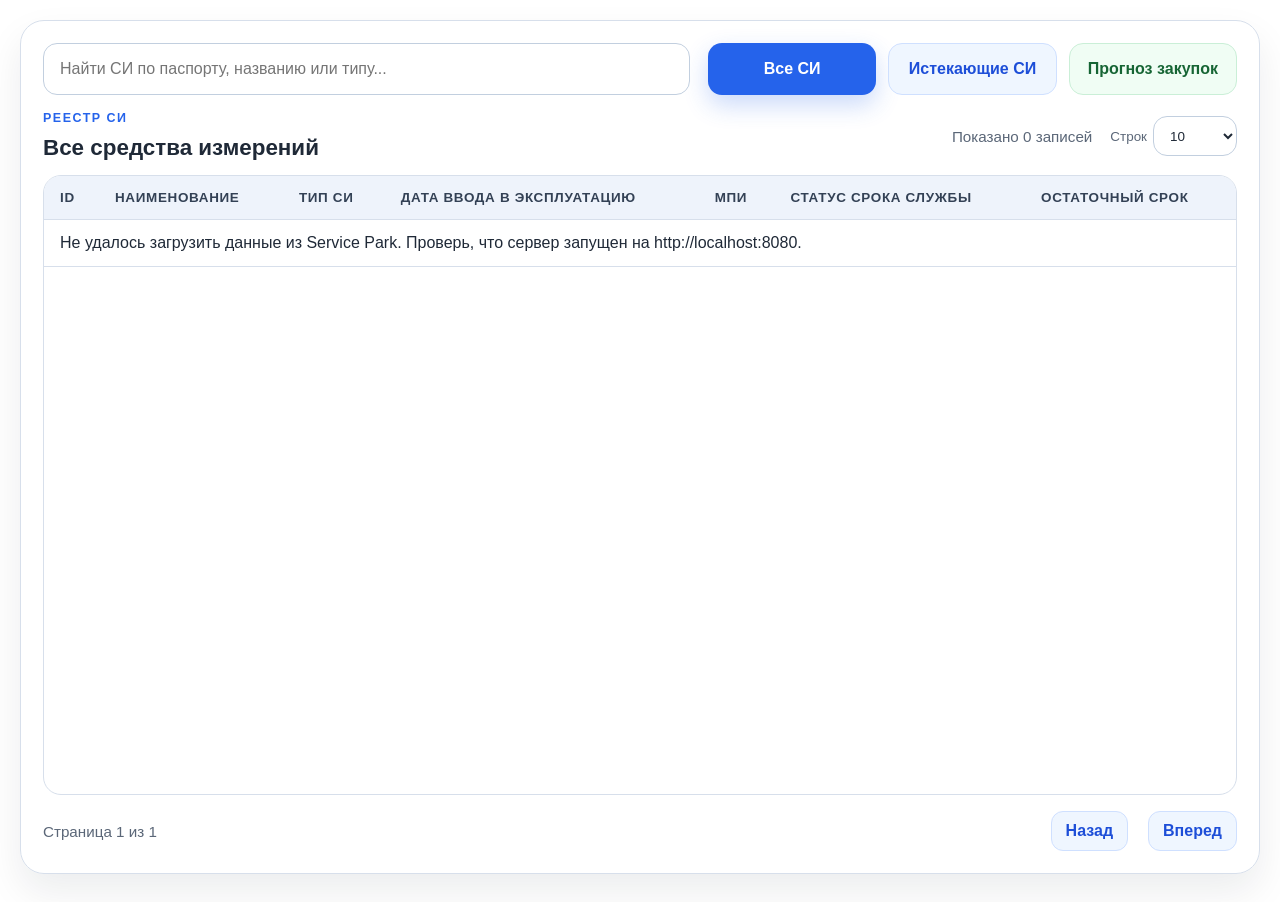
<file: src/web_site/index.html>
<!DOCTYPE html>
<html lang="ru">
<head>
    <meta charset="UTF-8">
    <meta name="viewport" content="width=device-width, initial-scale=1.0">
    <meta name="description" content="Metrolog — Парк СИ. Интерфейс для управления средствами измерений с AI-поиском, фильтрацией и прогнозом закупок.">
    <title>Metrolog — Парк СИ</title>
    <link rel="stylesheet" href="styles.css">
</head>
<body>
    <div class="app-shell">
        <main class="page-layout">
            <section class="workspace-card">
                <div class="toolbar">
                    <div class="search-block">
                        <div class="search-row">
                            <div id="search-input-wrap" class="search-input-wrap">
                                <input
                                    id="search-input"
                                    type="text"
                                    placeholder="Найти СИ по паспорту, названию или типу..."
                                    aria-label="Найти СИ по паспорту, названию или типу"
                                >
                                <span class="search-spinner" aria-hidden="true"></span>
                            </div>
                        </div>
                        <div id="loading-indicator" class="loading-indicator" aria-live="polite"></div>

                        <div id="expiring-range-panel" class="range-panel hidden" aria-label="Фильтры по сроку истечения">
                            <span class="range-panel__label">Период истечения</span>
                            <div class="range-panel__buttons">
                                <button class="range-filter is-active" type="button" data-range="all">Все периоды</button>
                                <button class="range-filter" type="button" data-range="week">Неделя</button>
                                <button class="range-filter" type="button" data-range="month">Месяц</button>
                                <button class="range-filter" type="button" data-range="year">Год</button>
                            </div>
                        </div>
                    </div>

                    <div class="toolbar-side">
                        <div class="actions-block">
                            <button id="all-button" class="button button--primary" type="button">Все СИ</button>
                            <button id="expiring-button" class="button button--secondary" type="button">Истекающие СИ</button>
                            <a id="forecast-button" class="button button--ghost button--link" href="forecast.html">Прогноз закупок</a>
                        </div>
                        <div id="expiring-meta-host" class="expiring-meta expiring-meta--side hidden"></div>
                    </div>
                </div>

                <div id="table-header" class="table-header">
                    <div id="table-header-info">
                        <p class="section-kicker">Реестр СИ</p>
                        <h3>Все средства измерений</h3>
                    </div>
                    <div id="table-header-meta" class="table-header__meta">
                        <span id="table-summary">Показано 0 записей</span>
                        <label class="rows-control" for="rows-per-page">
                            <span>Строк</span>
                            <select id="rows-per-page">
                                <option value="10">10</option>
                                <option value="25">25</option>
                            </select>
                        </label>
                    </div>
                </div>

                <div class="table-wrap">
                    <table class="si-table">
                        <thead>
                            <tr>
                                <th>ID</th>
                                <th>Наименование</th>
                                <th>Тип СИ</th>
                                <th>Дата ввода в эксплуатацию</th>
                                <th>МПИ</th>
                                <th>Статус срока службы</th>
                                <th>Остаточный срок</th>
                            </tr>
                        </thead>
                        <tbody id="table-body"></tbody>
                    </table>
                </div>

                <div class="table-footer">
                    <div id="page-info" class="page-info">Страница 1</div>
                    <div class="pagination">
                        <button id="prev-page" class="button button--small button--secondary" type="button">Назад</button>
                        <div id="pagination-numbers" class="pagination__numbers"></div>
                        <button id="next-page" class="button button--small button--secondary" type="button">Вперед</button>
                    </div>
                </div>
            </section>
        </main>
    </div>

    <script src="script.js"></script>
</body>
</html>
</file>
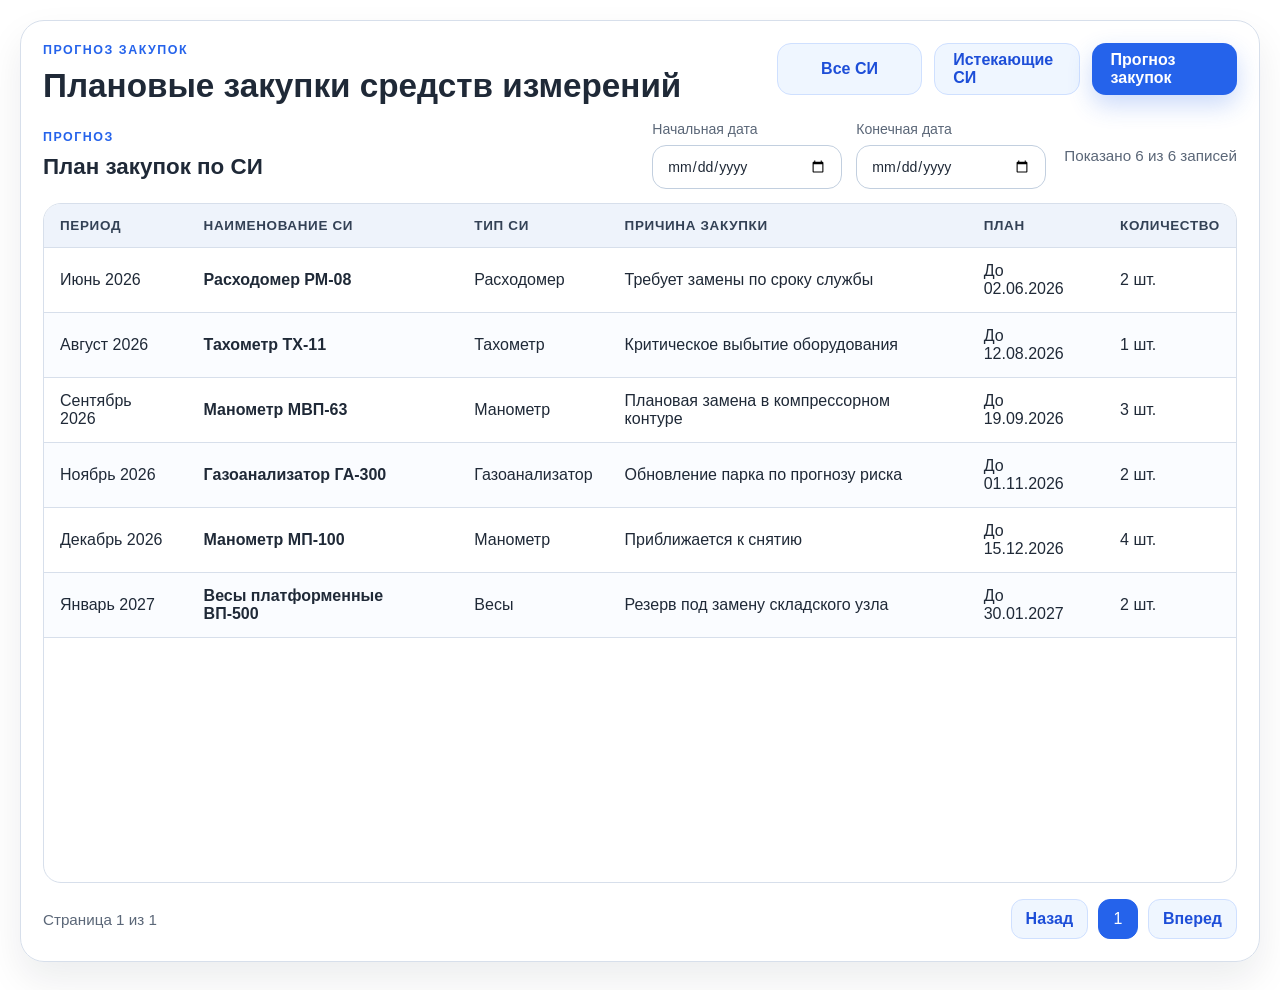
<file: src/web_site/forecast.html>
<!DOCTYPE html>
<html lang="ru">
<head>
    <meta charset="UTF-8">
    <meta name="viewport" content="width=device-width, initial-scale=1.0">
    <meta name="description" content="Metrolog — прогноз закупок СИ по данным срока службы и плановых замен.">
    <title>Metrolog — Прогноз закупок</title>
    <link rel="stylesheet" href="styles.css">
</head>
<body>
    <div class="app-shell">
        <main class="page-layout">
            <section class="workspace-card">
                <div class="toolbar toolbar--forecast">
                    <div>
                        <p class="section-kicker">Прогноз закупок</p>
                        <h1 class="page-title">Плановые закупки средств измерений</h1>
                    </div>

                    <div class="toolbar-side toolbar-side--forecast">
                        <div class="actions-block actions-block--forecast">
                            <a class="button button--secondary button--link" href="index.html?view=all">Все СИ</a>
                            <a class="button button--secondary button--link" href="index.html?view=expiring">Истекающие СИ</a>
                            <a class="button button--primary button--link" href="forecast.html" aria-current="page">Прогноз закупок</a>
                        </div>
                    </div>
                </div>

                <div class="table-header">
                    <div>
                        <p class="section-kicker">Прогноз</p>
                        <h3>План закупок по СИ</h3>
                    </div>
                    <div class="table-header__meta">
                        <div class="forecast-filters forecast-filters--inline">
                            <label class="date-control" for="forecast-start-date">
                                <span>Начальная дата</span>
                                <input id="forecast-start-date" type="date">
                            </label>
                            <label class="date-control" for="forecast-end-date">
                                <span>Конечная дата</span>
                                <input id="forecast-end-date" type="date">
                            </label>
                        </div>
                        <span id="forecast-summary">Показано 0 записей</span>
                    </div>
                </div>

                <div class="table-wrap table-wrap--tall">
                    <table class="si-table">
                        <thead>
                            <tr>
                                <th>Период</th>
                                <th>Наименование СИ</th>
                                <th>Тип СИ</th>
                                <th>Причина закупки</th>
                                <th>План</th>
                                <th>Количество</th>
                            </tr>
                        </thead>
                        <tbody id="forecast-table-body"></tbody>
                    </table>
                </div>

                <div class="table-footer">
                    <div id="forecast-page-info" class="page-info">Страница 1</div>
                    <div class="pagination">
                        <button id="forecast-prev-page" class="button button--small button--secondary" type="button">Назад</button>
                        <div id="forecast-pagination-numbers" class="pagination__numbers"></div>
                        <button id="forecast-next-page" class="button button--small button--secondary" type="button">Вперед</button>
                    </div>
                </div>
            </section>
        </main>
    </div>

    <script src="forecast.js"></script>
</body>
</html>
</file>
<file: src/web_site/styles.css>
:root {
    --bg: #ffffff;
    --surface: #ffffff;
    --surface-muted: #f8fafc;
    --line: #d7dfeb;
    --line-strong: #c2cfdf;
    --text: #1f2937;
    --text-muted: #5b6778;
    --blue: #2563eb;
    --blue-dark: #1d4ed8;
    --green: #16a34a;
    --yellow: #d97706;
    --red: #dc2626;
    --shadow: 0 18px 38px rgba(15, 23, 42, 0.08);
    --radius-lg: 24px;
    --radius-md: 16px;
    --radius-sm: 12px;
    --panel-overlay: rgba(255, 255, 255, 0.9);
    --table-head: #eef3fb;
    --table-even: #fafcff;
    --table-hover: #edf5ff;
    --button-secondary-bg: #eff6ff;
    --button-secondary-border: #cfe0ff;
    --button-secondary-text: #1d4ed8;
    --button-ghost-bg: #f0fdf4;
    --button-ghost-border: #caefd7;
    --button-ghost-text: #166534;
    --input-bg: #ffffff;
}

* {
    box-sizing: border-box;
}

html {
    scroll-behavior: smooth;
}

body {
    margin: 0;
    min-width: 320px;
    background: var(--bg);
    color: var(--text);
    font-family: Aptos, "Segoe UI", sans-serif;
}

button,
input,
select {
    font: inherit;
}

.hidden {
    display: none !important;
}

.app-shell {
    max-width: 1440px;
    margin: 0 auto;
    padding: 20px 20px 28px;
}

.meta-pill,
.status-badge {
    display: inline-flex;
    align-items: center;
    justify-content: center;
    min-height: 34px;
    padding: 0 12px;
    border-radius: 999px;
    background: #e9f0ff;
    color: var(--blue-dark);
    font-size: 0.85rem;
    font-weight: 600;
    text-align: center;
}

.page-layout {
    display: grid;
    gap: 24px;
}

.workspace-card {
    border: 1px solid var(--line);
    border-radius: var(--radius-lg);
    background: var(--panel-overlay);
    box-shadow: var(--shadow);
}

.section-kicker {
    margin: 0 0 10px;
    color: var(--blue);
    font-size: 0.78rem;
    font-weight: 700;
    letter-spacing: 0.12em;
    text-transform: uppercase;
}

.workspace-card {
    padding: 22px;
}

.toolbar {
    display: grid;
    grid-template-columns: minmax(0, 1.15fr) auto;
    gap: 18px;
    align-items: start;
}

.toolbar__label {
    display: inline-block;
    margin-bottom: 10px;
    font-size: 0.85rem;
    font-weight: 700;
    color: var(--text-muted);
    text-transform: uppercase;
    letter-spacing: 0.08em;
}

.search-row {
    display: block;
}

.search-block {
    max-width: none;
}

.search-input-wrap {
    position: relative;
}

.search-row input,
.rows-control select {
    width: 100%;
    min-height: 52px;
    padding: 0 16px;
    border: 1px solid var(--line-strong);
    border-radius: 14px;
    background: var(--input-bg);
    color: var(--text);
}

.search-input-wrap input {
    padding-right: 48px;
}

.search-spinner {
    position: absolute;
    top: 50%;
    right: 16px;
    width: 18px;
    height: 18px;
    margin-top: -9px;
    border: 2px solid #bfdbfe;
    border-top-color: var(--blue);
    border-radius: 50%;
    opacity: 0;
    pointer-events: none;
}

.search-input-wrap.is-loading .search-spinner {
    opacity: 1;
    animation: spin 0.8s linear infinite;
}

.search-row input:focus,
.rows-control select:focus,
.button:focus {
    outline: 3px solid rgba(37, 99, 235, 0.18);
    outline-offset: 2px;
}

.button {
    display: inline-flex;
    align-items: center;
    justify-content: center;
    gap: 8px;
    min-height: 52px;
    padding: 0 18px;
    border: 1px solid transparent;
    border-radius: 14px;
    cursor: pointer;
    font-weight: 600;
    transition: transform 0.18s ease, box-shadow 0.18s ease, background 0.18s ease;
}

.button:hover {
    transform: translateY(-1px);
}

.button--primary {
    background: var(--blue);
    color: #fff;
    box-shadow: 0 10px 24px rgba(37, 99, 235, 0.24);
}

.button--primary:hover {
    background: var(--blue-dark);
}

.button--secondary {
    background: var(--button-secondary-bg);
    border-color: var(--button-secondary-border);
    color: var(--button-secondary-text);
}

.button--ghost {
    background: var(--button-ghost-bg);
    border-color: var(--button-ghost-border);
    color: var(--button-ghost-text);
}

.button--link {
    text-decoration: none;
}

.button--small {
    min-height: 40px;
    padding: 0 14px;
    border-radius: 12px;
}

.button__icon {
    font-size: 1rem;
}

.loading-indicator {
    display: none;
}

.range-panel {
    display: grid;
    gap: 10px;
    margin-top: 10px;
}

.range-panel__label {
    color: var(--text-muted);
    font-size: 0.82rem;
    font-weight: 700;
    letter-spacing: 0.08em;
    text-transform: uppercase;
}

.range-panel__buttons {
    display: flex;
    gap: 10px;
    flex-wrap: wrap;
}

.expiring-meta {
    display: flex;
    align-items: center;
    gap: 18px;
    flex-wrap: wrap;
    margin-top: 2px;
}

.expiring-meta--side {
    justify-content: flex-end;
    margin-top: 26px;
}

.range-filter {
    min-height: 40px;
    padding: 0 14px;
    border: 1px solid var(--line-strong);
    border-radius: 999px;
    background: #fff;
    color: var(--text-muted);
    cursor: pointer;
    font-weight: 600;
    transition: background 0.18s ease, border-color 0.18s ease, color 0.18s ease;
}

.range-filter:hover {
    border-color: #aac4fb;
    color: var(--blue-dark);
}

.range-filter.is-active {
    background: #eff6ff;
    border-color: #cfe0ff;
    color: var(--blue-dark);
}

.actions-block {
    display: grid;
    grid-template-columns: repeat(3, minmax(140px, 1fr));
    gap: 12px;
    align-items: start;
    justify-self: end;
}

.toolbar-side {
    display: grid;
    gap: 10px;
    justify-items: end;
}

.rows-control {
    display: inline-grid;
    grid-template-columns: auto minmax(72px, 84px);
    gap: 6px;
    align-items: center;
    align-self: start;
    color: var(--text-muted);
    font-size: 0.84rem;
}

.rows-control span {
    white-space: nowrap;
}

.rows-control select {
    min-height: 40px;
    padding: 0 12px;
}

.table-header,
.table-footer {
    display: flex;
    align-items: center;
    justify-content: space-between;
    gap: 16px;
}

.table-header {
    margin-top: 16px;
    margin-bottom: 14px;
}

.table-header h3 {
    margin: 0;
    font-size: 1.4rem;
}

.table-header__meta,
.page-info {
    color: var(--text-muted);
    font-size: 0.95rem;
}

.table-header__meta {
    display: flex;
    align-items: center;
    justify-content: flex-end;
    gap: 18px;
    flex-wrap: wrap;
}

#forecast-summary {
    display: flex;
    align-items: center;
    align-self: stretch;
}

.table-wrap {
    overflow-x: auto;
    overflow-y: auto;
    border: 1px solid var(--line);
    border-radius: 18px;
    background: var(--surface);
    min-height: 620px;
    max-height: 72vh;
}

.workspace-card.is-expiring .table-wrap {
    min-height: 660px;
}

.workspace-card.is-expiring .toolbar {
    margin-bottom: 14px;
}

.table-wrap--tall {
    min-height: 680px;
}

.si-table {
    width: 100%;
    min-width: 1180px;
    border-collapse: collapse;
}

.si-table th,
.si-table td {
    padding: 14px 16px;
    text-align: left;
    border-bottom: 1px solid var(--line);
    vertical-align: middle;
}

.si-table th {
    position: sticky;
    top: 0;
    background: var(--table-head);
    color: #334155;
    font-size: 0.84rem;
    text-transform: uppercase;
    letter-spacing: 0.05em;
}

.si-table tbody tr:nth-child(even) {
    background: var(--table-even);
}

.si-table tbody tr:hover {
    background: var(--table-hover);
}

.cell-title {
    display: grid;
    gap: 4px;
}

.cell-title strong {
    font-size: 0.97rem;
}

.cell-title span {
    color: var(--text-muted);
    font-size: 0.88rem;
}

.status-cell {
    text-align: center;
}

.status-cell .status-badge {
    display: flex;
    width: fit-content;
    margin: 0 auto;
}

.status-badge--normal {
    background: #dcfce7;
    color: #166534;
}

.status-badge--warning {
    background: #fef3c7;
    color: #b45309;
}

.status-badge--critical {
    background: #fee2e2;
    color: #b91c1c;
}

.table-footer {
    margin-top: 16px;
}

.pagination {
    display: flex;
    align-items: center;
    gap: 10px;
    flex-wrap: wrap;
}

.pagination__numbers {
    display: flex;
    align-items: center;
    gap: 8px;
}

.pagination__number {
    width: 40px;
    height: 40px;
    display: grid;
    place-items: center;
    border: 1px solid var(--line-strong);
    border-radius: 12px;
    background: #fff;
    color: var(--text);
    cursor: pointer;
}

.pagination__number.is-active {
    background: var(--blue);
    border-color: var(--blue);
    color: #fff;
}

.page-title {
    margin: 0;
    font-size: clamp(1.8rem, 2.6vw, 2.4rem);
}

.forecast-filters {
    display: flex;
    align-items: end;
    gap: 14px;
    flex-wrap: wrap;
    margin-top: 20px;
}

.date-control {
    display: grid;
    gap: 8px;
    color: var(--text-muted);
    font-size: 0.88rem;
}

.date-control span {
    white-space: nowrap;
}

.date-control input {
    min-height: 44px;
    min-width: 210px;
    padding: 0 14px;
    border: 1px solid var(--line-strong);
    border-radius: 14px;
    background: var(--surface);
    color: var(--text);
}

.date-control input:focus {
    outline: 3px solid rgba(37, 99, 235, 0.18);
    outline-offset: 2px;
}

.toolbar--forecast {
    grid-template-columns: minmax(0, 1.4fr) minmax(320px, 0.9fr);
    align-items: start;
}

.actions-block--forecast {
    align-self: start;
}

.toolbar-side--forecast {
    gap: 8px;
}

.forecast-filters--inline {
    margin-top: 0;
    justify-content: flex-end;
}

.forecast-filters--inline .date-control {
    justify-items: start;
}

.forecast-filters--inline .date-control input {
    min-width: 190px;
}

@keyframes spin {
    to {
        transform: rotate(360deg);
    }
}

@media (max-width: 1180px) {
    .toolbar {
        grid-template-columns: 1fr;
    }

    .search-block {
        max-width: none;
    }

    .toolbar-side,
    .actions-block {
        justify-self: stretch;
    }
}

@media (max-width: 1024px) {
    .actions-block {
        grid-template-columns: 1fr;
    }

    .forecast-filters {
        flex-direction: column;
        align-items: stretch;
    }

    .toolbar-side--forecast {
        justify-items: stretch;
    }

    .forecast-filters--inline {
        justify-content: stretch;
    }

    .expiring-meta,
    .rows-control {
        grid-template-columns: 1fr;
        justify-items: start;
    }

    .expiring-meta {
        align-items: flex-start;
        gap: 10px;
    }

    .range-panel__buttons {
        gap: 8px;
    }

    .table-header,
    .table-footer,
    .toolbar--forecast {
        grid-template-columns: 1fr;
    }

    .table-header,
    .table-footer {
        flex-direction: column;
        align-items: flex-start;
    }
}

@media (max-width: 768px) {
    .table-wrap,
    .table-wrap--tall {
        min-height: 460px;
        max-height: none;
    }
}

@media (prefers-reduced-motion: reduce) {
    html {
        scroll-behavior: auto;
    }

    *,
    *::before,
    *::after {
        animation-duration: 0.01ms !important;
        animation-iteration-count: 1 !important;
        transition-duration: 0.01ms !important;
    }
}
</file>
